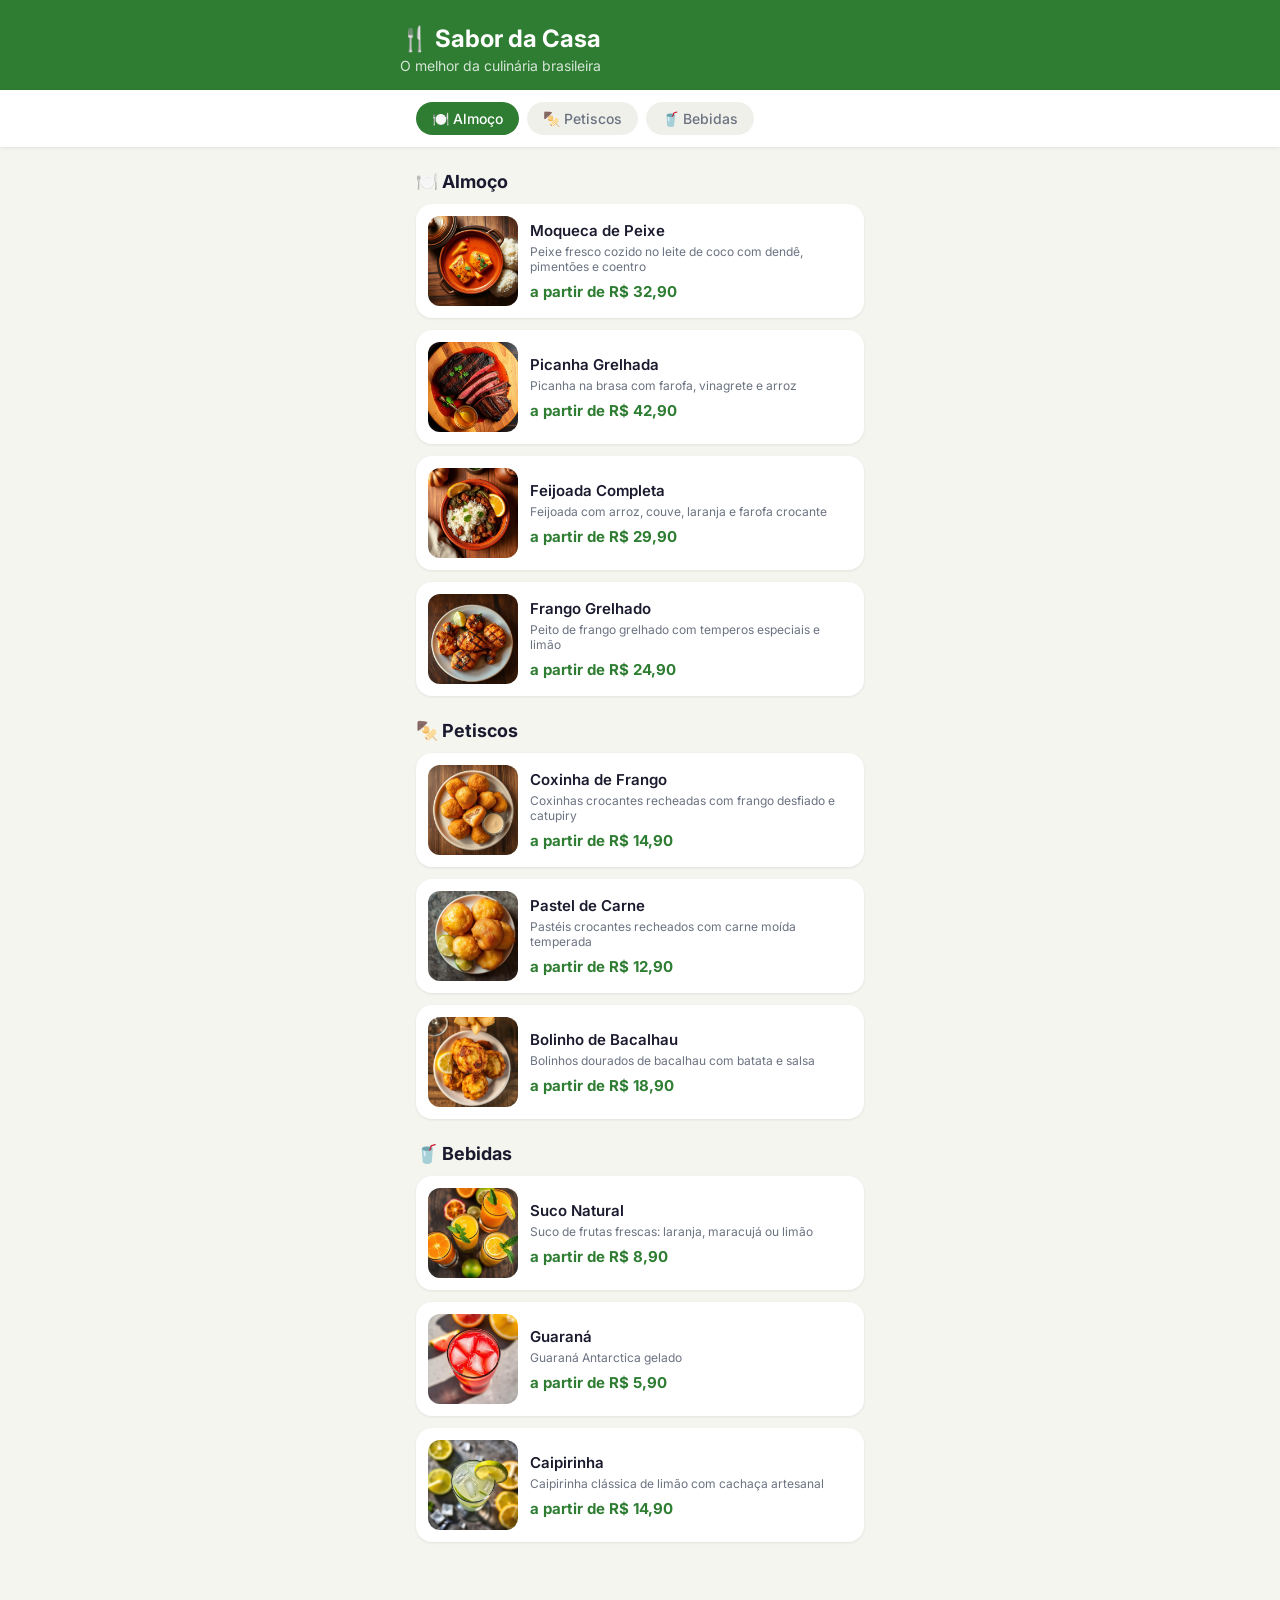
<file: AutoAtendimento.WEB/sabor-da-casa/index.html>
<!DOCTYPE html>
<html lang="pt-BR">
<head>
  <meta charset="UTF-8">
  <meta name="viewport" content="width=device-width, initial-scale=1.0">
  <meta name="description" content="Sabor da Casa - Peça seus pratos favoritos online com praticidade">
  <title>Sabor da Casa | Cardápio Digital</title>
  <link rel="preconnect" href="https://fonts.googleapis.com">
  <link rel="preconnect" href="https://fonts.gstatic.com" crossorigin>
  <link href="https://fonts.googleapis.com/css2?family=Inter:wght@400;500;600;700&display=swap" rel="stylesheet">
  <link rel="stylesheet" href="css/style.css">
</head>
<body>

  <!-- Header -->
  <header class="header">
    <div class="header__inner">
      <h1 class="header__title">🍴 Sabor da Casa</h1>
      <p class="header__subtitle">O melhor da culinária brasileira</p>
    </div>
  </header>

  <!-- Category Bar -->
  <nav class="category-bar">
    <div class="category-bar__inner" id="category-bar"></div>
  </nav>

  <!-- Menu -->
  <main class="main" id="menu"></main>

  <!-- Cart Bar -->
  <div class="cart-bar" id="cart-bar">
    <a href="carrinho.html" class="cart-bar__inner">
      <div class="cart-bar__left">
        <span class="cart-bar__badge" id="cart-count">0</span>
        <span class="cart-bar__label">Ver carrinho</span>
      </div>
      <span class="cart-bar__total" id="cart-total">R$ 0,00</span>
    </a>
  </div>

  <!-- Modal Overlay -->
  <div class="modal-overlay hidden" id="modal-overlay">
    <div class="modal" id="modal-content"></div>
  </div>

  <script src="js/cart.js"></script>
  <script src="js/app.js"></script>
</body>
</html>
</file>
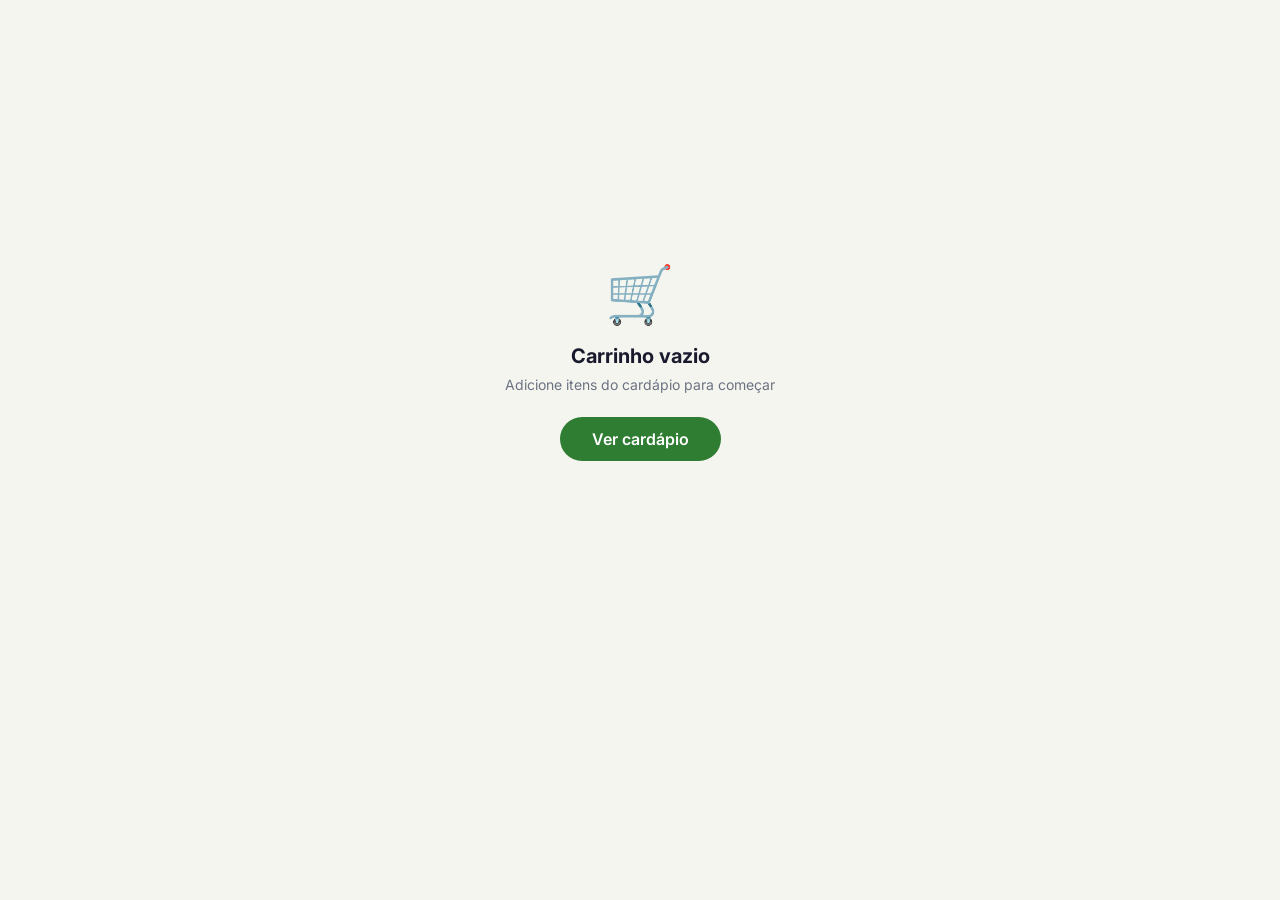
<file: AutoAtendimento.WEB/sabor-da-casa/carrinho.html>
<!DOCTYPE html>
<html lang="pt-BR">
<head>
  <meta charset="UTF-8">
  <meta name="viewport" content="width=device-width, initial-scale=1.0">
  <meta name="description" content="Revise seus itens e finalize o pedido - Sabor da Casa">
  <title>Carrinho | Sabor da Casa</title>
  <link rel="preconnect" href="https://fonts.googleapis.com">
  <link rel="preconnect" href="https://fonts.gstatic.com" crossorigin>
  <link href="https://fonts.googleapis.com/css2?family=Inter:wght@400;500;600;700&display=swap" rel="stylesheet">
  <link rel="stylesheet" href="css/style.css">
</head>
<body>

  <div id="cart-page"></div>

  <script src="js/cart.js"></script>
  <script>
    // ===== Utilidades =====
    function formatPrice(value) {
      return "R$ " + value.toFixed(2).replace(".", ",");
    }

    // ===== Renderizar Carrinho =====
    function renderCartPage() {
      const container = document.getElementById("cart-page");
      const items = Cart.getItems();
      const total = Cart.getTotal();
      const count = Cart.getCount();

      // Pedido finalizado
      if (window._orderPlaced) {
        container.innerHTML = `
          <div class="order-success">
            <div class="order-success__icon">✅</div>
            <h1 class="order-success__title">Pedido Realizado!</h1>
            <p class="order-success__text">Seu pedido foi enviado com sucesso.</p>
            <a href="index.html" class="btn-primary-link">Voltar ao cardápio</a>
          </div>
        `;
        return;
      }

      // Carrinho vazio
      if (items.length === 0) {
        container.innerHTML = `
          <div class="cart-empty">
            <div class="cart-empty__icon">🛒</div>
            <h1 class="cart-empty__title">Carrinho vazio</h1>
            <p class="cart-empty__text">Adicione itens do cardápio para começar</p>
            <a href="index.html" class="btn-primary-link">Ver cardápio</a>
          </div>
        `;
        return;
      }

      // Carrinho com itens
      container.innerHTML = `
        <header class="cart-header">
          <a href="index.html" class="cart-header__back">←</a>
          <h1 class="cart-header__title">Carrinho (${count})</h1>
        </header>

        <div class="cart-items">
          ${items.map(item => {
            const extrasTotal = item.extras.reduce((s, e) => s + e.price * e.quantity, 0);
            const itemTotal = (item.sizePrice + extrasTotal) * item.quantity;
            return `
              <div class="cart-item">
                <div class="cart-item__top">
                  <img src="${item.image}" alt="${item.name}" class="cart-item__img">
                  <div class="cart-item__info">
                    <div class="cart-item__name">${item.name}</div>
                    <div class="cart-item__meta">${item.size}</div>
                    ${item.extras.length > 0 ? `<div class="cart-item__meta">+ ${item.extras.map(e => e.quantity + "x " + e.name).join(", ")}</div>` : ""}
                    ${item.observation ? `<div class="cart-item__obs">"${item.observation}"</div>` : ""}
                  </div>
                </div>
                <div class="cart-item__bottom">
                  <div class="cart-item__qty-controls">
                    <button class="cart-qty-btn cart-qty-btn--minus" onclick="changeQty('${item.id}', -1)">−</button>
                    <span class="cart-item__qty">${item.quantity}</span>
                    <button class="cart-qty-btn cart-qty-btn--plus" onclick="changeQty('${item.id}', 1)">+</button>
                  </div>
                  <span class="cart-item__price">${formatPrice(itemTotal)}</span>
                </div>
              </div>
            `;
          }).join("")}
        </div>

        <div class="cart-footer">
          <div class="cart-footer__inner">
            <div class="cart-footer__row">
              <span class="cart-footer__label">Total</span>
              <span class="cart-footer__total">${formatPrice(total)}</span>
            </div>
            <button class="btn-finalize" onclick="finalizarPedido()">Finalizar Pedido</button>
          </div>
        </div>
      `;
    }

    function changeQty(id, delta) {
      Cart.updateQuantity(id, delta);
      renderCartPage();
    }

    function finalizarPedido() {
      Cart.clear();
      window._orderPlaced = true;
      renderCartPage();
    }

    // Inicializar
    document.addEventListener("DOMContentLoaded", renderCartPage);
  </script>
</body>
</html>
</file>
<file: AutoAtendimento.WEB/sabor-da-casa/css/style.css>
/* ===== Reset & Base ===== */
*, *::before, *::after {
  box-sizing: border-box;
  margin: 0;
  padding: 0;
}

:root {
  --primary: #2e7d32;
  --primary-light: #4caf50;
  --primary-dark: #1b5e20;
  --primary-fg: #ffffff;
  --bg: #f5f5f0;
  --card: #ffffff;
  --card-fg: #1a1a2e;
  --muted: #6b7280;
  --border: #e5e5e0;
  --secondary: #f0f0eb;
  --secondary-fg: #374151;
  --accent: #e8e8e3;
  --destructive: #dc2626;
  --destructive-fg: #ffffff;
  --shadow-sm: 0 1px 3px rgba(0,0,0,0.08);
  --shadow-lg: 0 10px 25px rgba(0,0,0,0.12);
  --radius: 0.75rem;
  --radius-xl: 1rem;
  --radius-full: 9999px;
  --font: 'Inter', -apple-system, BlinkMacSystemFont, 'Segoe UI', sans-serif;
}

html {
  scroll-behavior: smooth;
}

body {
  font-family: var(--font);
  background: var(--bg);
  color: var(--card-fg);
  -webkit-font-smoothing: antialiased;
  -moz-osx-font-smoothing: grayscale;
  -webkit-tap-highlight-color: transparent;
  min-height: 100vh;
}

a { text-decoration: none; color: inherit; }
button { cursor: pointer; border: none; font-family: inherit; }
img { display: block; max-width: 100%; }
textarea { font-family: inherit; resize: none; }

/* ===== Header ===== */
.header {
  background: var(--primary);
  padding: 1.5rem 1rem 1rem;
}
.header__inner {
  max-width: 480px;
  margin: 0 auto;
}
.header__title {
  font-size: 1.5rem;
  font-weight: 700;
  color: var(--primary-fg);
}
.header__subtitle {
  margin-top: 0.25rem;
  font-size: 0.875rem;
  color: rgba(255,255,255,0.8);
}

/* ===== Category Bar ===== */
.category-bar {
  position: sticky;
  top: 0;
  z-index: 30;
  background: var(--card);
  box-shadow: var(--shadow-sm);
}
.category-bar__inner {
  max-width: 480px;
  margin: 0 auto;
  display: flex;
  gap: 0.5rem;
  padding: 0.75rem 1rem;
  overflow-x: auto;
  -ms-overflow-style: none;
  scrollbar-width: none;
}
.category-bar__inner::-webkit-scrollbar { display: none; }

.category-btn {
  flex-shrink: 0;
  padding: 0.5rem 1rem;
  border-radius: var(--radius-full);
  font-size: 0.875rem;
  font-weight: 500;
  background: var(--secondary);
  color: var(--muted);
  transition: all 0.2s;
  white-space: nowrap;
}
.category-btn.active {
  background: var(--primary);
  color: var(--primary-fg);
}

/* ===== Main ===== */
.main {
  max-width: 480px;
  margin: 0 auto;
  padding: 0 1rem 6rem;
}
.section-title {
  margin: 1.5rem 0 0.75rem;
  font-size: 1.125rem;
  font-weight: 700;
}

/* ===== Product Card ===== */
.product-card {
  display: flex;
  gap: 0.75rem;
  background: var(--card);
  border-radius: var(--radius-xl);
  padding: 0.75rem;
  box-shadow: var(--shadow-sm);
  margin-bottom: 0.75rem;
  cursor: pointer;
  transition: transform 0.15s, box-shadow 0.15s;
}
.product-card:active {
  transform: scale(0.98);
}
.product-card__img {
  width: 90px;
  height: 90px;
  border-radius: var(--radius);
  object-fit: cover;
  flex-shrink: 0;
}
.product-card__info {
  flex: 1;
  display: flex;
  flex-direction: column;
  justify-content: center;
}
.product-card__name {
  font-size: 0.9375rem;
  font-weight: 600;
}
.product-card__desc {
  font-size: 0.75rem;
  color: var(--muted);
  margin-top: 0.25rem;
  display: -webkit-box;
  -webkit-line-clamp: 2;
  -webkit-box-orient: vertical;
  overflow: hidden;
}
.product-card__price {
  margin-top: 0.5rem;
  font-size: 0.9375rem;
  font-weight: 700;
  color: var(--primary);
}

/* ===== Cart Bar (bottom) ===== */
.cart-bar {
  position: fixed;
  bottom: 0;
  left: 0;
  right: 0;
  z-index: 40;
  background: var(--primary);
  padding: 0.875rem 1rem;
  animation: cartSlideUp 0.3s cubic-bezier(0.16,1,0.3,1);
  display: none;
}
.cart-bar.visible { display: block; }
.cart-bar__inner {
  max-width: 480px;
  margin: 0 auto;
  display: flex;
  align-items: center;
  justify-content: space-between;
}
.cart-bar__left {
  display: flex;
  align-items: center;
  gap: 0.5rem;
}
.cart-bar__badge {
  background: rgba(255,255,255,0.25);
  color: var(--primary-fg);
  font-size: 0.75rem;
  font-weight: 700;
  padding: 0.25rem 0.625rem;
  border-radius: var(--radius-full);
}
.cart-bar__label {
  color: var(--primary-fg);
  font-weight: 600;
  font-size: 0.9375rem;
}
.cart-bar__total {
  color: var(--primary-fg);
  font-weight: 700;
  font-size: 1rem;
}

/* ===== Modal Overlay ===== */
.modal-overlay {
  position: fixed;
  inset: 0;
  z-index: 50;
  background: rgba(0,0,0,0.5);
  display: flex;
  align-items: flex-end;
  justify-content: center;
  animation: fadeIn 0.2s ease-out;
}
.modal-overlay.hidden { display: none; }

.modal {
  width: 100%;
  max-width: 480px;
  max-height: 90vh;
  background: var(--card);
  border-radius: 1.5rem 1.5rem 0 0;
  display: flex;
  flex-direction: column;
  animation: slideUp 0.3s cubic-bezier(0.16,1,0.3,1);
}
.modal__img {
  width: 100%;
  height: 12rem;
  object-fit: cover;
  border-radius: 1.5rem 1.5rem 0 0;
}
.modal__close {
  position: absolute;
  right: 0.75rem;
  top: 0.75rem;
  width: 2rem;
  height: 2rem;
  border-radius: 50%;
  background: rgba(255,255,255,0.8);
  backdrop-filter: blur(4px);
  display: flex;
  align-items: center;
  justify-content: center;
  font-size: 1rem;
  color: var(--card-fg);
}
.modal__header { position: relative; }
.modal__body {
  flex: 1;
  overflow-y: auto;
  padding: 1rem 1.25rem;
}
.modal__title {
  font-size: 1.25rem;
  font-weight: 700;
}
.modal__desc {
  font-size: 0.875rem;
  color: var(--muted);
  margin-top: 0.25rem;
}
.modal__section-title {
  font-size: 0.875rem;
  font-weight: 600;
  margin-top: 1.25rem;
  margin-bottom: 0.5rem;
}

/* Sizes */
.sizes-row {
  display: flex;
  gap: 0.5rem;
}
.size-btn {
  flex: 1;
  padding: 0.625rem 0.75rem;
  border: 2px solid var(--border);
  border-radius: var(--radius-xl);
  text-align: center;
  font-size: 0.875rem;
  font-weight: 500;
  color: var(--muted);
  background: transparent;
  transition: all 0.2s;
}
.size-btn.active {
  border-color: var(--primary);
  background: rgba(46,125,50,0.1);
  color: var(--primary);
}
.size-btn__price {
  display: block;
  font-size: 0.75rem;
  font-weight: 700;
  margin-top: 0.125rem;
}

/* Extras */
.extra-row {
  display: flex;
  align-items: center;
  justify-content: space-between;
  background: var(--secondary);
  border-radius: var(--radius-xl);
  padding: 0.75rem 1rem;
  margin-bottom: 0.5rem;
}
.extra-row__label {
  font-size: 0.875rem;
}
.extra-row__price {
  font-size: 0.75rem;
  color: var(--muted);
  margin-left: 0.5rem;
}
.extra-row__controls {
  display: flex;
  align-items: center;
  gap: 0.75rem;
}
.qty-btn {
  width: 1.75rem;
  height: 1.75rem;
  border-radius: 50%;
  display: flex;
  align-items: center;
  justify-content: center;
  font-size: 0.875rem;
  font-weight: 700;
  transition: all 0.2s;
}
.qty-btn--minus {
  background: var(--accent);
  color: var(--secondary-fg);
}
.qty-btn--minus:hover {
  background: var(--primary);
  color: var(--primary-fg);
}
.qty-btn--plus {
  background: var(--primary);
  color: var(--primary-fg);
}
.qty-btn--plus:hover {
  background: var(--primary-dark);
}
.qty-value {
  width: 1rem;
  text-align: center;
  font-size: 0.875rem;
  font-weight: 600;
}

/* Observation */
.observation-textarea {
  width: 100%;
  border: 1px solid var(--border);
  border-radius: var(--radius-xl);
  padding: 0.75rem;
  font-size: 0.875rem;
  background: var(--bg);
  color: var(--card-fg);
  outline: none;
  transition: border-color 0.2s;
}
.observation-textarea:focus {
  border-color: var(--primary);
}
.observation-textarea::placeholder {
  color: var(--muted);
}

/* Modal Footer */
.modal__footer {
  border-top: 1px solid var(--border);
  padding: 1rem 1.25rem;
}
.btn-add {
  width: 100%;
  display: flex;
  align-items: center;
  justify-content: center;
  gap: 0.5rem;
  padding: 0.875rem;
  border-radius: var(--radius-full);
  background: var(--primary);
  color: var(--primary-fg);
  font-size: 1rem;
  font-weight: 600;
  box-shadow: var(--shadow-lg);
  transition: transform 0.15s;
}
.btn-add:active { transform: scale(0.97); }
.btn-add__price {
  background: rgba(255,255,255,0.2);
  padding: 0.125rem 0.75rem;
  border-radius: var(--radius-full);
  font-size: 0.875rem;
}

/* ===== Carrinho Page ===== */
.cart-header {
  position: sticky;
  top: 0;
  z-index: 30;
  background: var(--card);
  box-shadow: var(--shadow-sm);
  display: flex;
  align-items: center;
  gap: 0.75rem;
  padding: 1rem;
}
.cart-header__back {
  width: 2.25rem;
  height: 2.25rem;
  border-radius: 50%;
  background: var(--secondary);
  display: flex;
  align-items: center;
  justify-content: center;
  font-size: 1.125rem;
  color: var(--secondary-fg);
  transition: background 0.2s;
}
.cart-header__back:hover { background: var(--accent); }
.cart-header__title {
  font-size: 1.125rem;
  font-weight: 700;
}

.cart-empty {
  display: flex;
  flex-direction: column;
  align-items: center;
  justify-content: center;
  min-height: 80vh;
  padding: 1rem;
  text-align: center;
}
.cart-empty__icon { font-size: 3.5rem; }
.cart-empty__title {
  font-size: 1.25rem;
  font-weight: 700;
  margin-top: 1rem;
}
.cart-empty__text {
  font-size: 0.875rem;
  color: var(--muted);
  margin-top: 0.5rem;
}
.btn-primary-link {
  display: inline-block;
  margin-top: 1.5rem;
  padding: 0.75rem 2rem;
  border-radius: var(--radius-full);
  background: var(--primary);
  color: var(--primary-fg);
  font-weight: 600;
  transition: transform 0.15s;
}
.btn-primary-link:active { transform: scale(0.97); }

/* Cart Item */
.cart-items {
  max-width: 480px;
  margin: 0 auto;
  padding: 1rem;
  padding-bottom: 10rem;
}
.cart-item {
  background: var(--card);
  border-radius: var(--radius-xl);
  padding: 1rem;
  box-shadow: var(--shadow-sm);
  margin-bottom: 0.75rem;
}
.cart-item__top {
  display: flex;
  gap: 0.75rem;
}
.cart-item__img {
  width: 4rem;
  height: 4rem;
  border-radius: var(--radius);
  object-fit: cover;
  flex-shrink: 0;
}
.cart-item__info { flex: 1; }
.cart-item__name {
  font-weight: 600;
  font-size: 0.9375rem;
}
.cart-item__meta {
  font-size: 0.75rem;
  color: var(--muted);
}
.cart-item__obs {
  font-size: 0.75rem;
  color: var(--muted);
  font-style: italic;
  margin-top: 0.125rem;
}
.cart-item__bottom {
  display: flex;
  align-items: center;
  justify-content: space-between;
  margin-top: 0.75rem;
}
.cart-item__qty-controls {
  display: flex;
  align-items: center;
  gap: 0.75rem;
}
.cart-qty-btn {
  width: 2rem;
  height: 2rem;
  border-radius: 50%;
  display: flex;
  align-items: center;
  justify-content: center;
  font-size: 0.875rem;
  font-weight: 700;
  transition: all 0.2s;
}
.cart-qty-btn--minus {
  background: var(--secondary);
  color: var(--secondary-fg);
}
.cart-qty-btn--minus:hover {
  background: var(--destructive);
  color: var(--destructive-fg);
}
.cart-qty-btn--plus {
  background: var(--primary);
  color: var(--primary-fg);
}
.cart-qty-btn--plus:hover { background: var(--primary-dark); }
.cart-item__qty {
  width: 1rem;
  text-align: center;
  font-weight: 600;
}
.cart-item__price {
  font-weight: 700;
  color: var(--primary);
}

/* Cart Footer */
.cart-footer {
  position: fixed;
  bottom: 0;
  left: 0;
  right: 0;
  background: var(--card);
  border-top: 1px solid var(--border);
  padding: 1rem;
}
.cart-footer__inner {
  max-width: 480px;
  margin: 0 auto;
}
.cart-footer__row {
  display: flex;
  align-items: center;
  justify-content: space-between;
  margin-bottom: 0.75rem;
}
.cart-footer__label {
  color: var(--muted);
}
.cart-footer__total {
  font-size: 1.25rem;
  font-weight: 700;
}
.btn-finalize {
  width: 100%;
  padding: 0.875rem;
  border-radius: var(--radius-full);
  background: var(--primary);
  color: var(--primary-fg);
  font-size: 1rem;
  font-weight: 600;
  box-shadow: var(--shadow-lg);
  transition: transform 0.15s;
}
.btn-finalize:active { transform: scale(0.97); }

/* Success */
.order-success {
  display: flex;
  flex-direction: column;
  align-items: center;
  justify-content: center;
  min-height: 100vh;
  text-align: center;
  padding: 1rem;
}
.order-success__icon {
  font-size: 3.5rem;
  animation: bounceIn 0.3s ease-out;
}
.order-success__title {
  font-size: 1.5rem;
  font-weight: 700;
  margin-top: 1rem;
}
.order-success__text {
  color: var(--muted);
  margin-top: 0.5rem;
}

/* ===== Animations ===== */
@keyframes fadeIn {
  from { opacity: 0; }
  to { opacity: 1; }
}
@keyframes slideUp {
  from { transform: translateY(100%); }
  to { transform: translateY(0); }
}
@keyframes cartSlideUp {
  from { transform: translateY(100%); opacity: 0; }
  to { transform: translateY(0); opacity: 1; }
}
@keyframes bounceIn {
  0% { transform: scale(0.8); }
  50% { transform: scale(1.1); }
  100% { transform: scale(1); }
}
</file>
